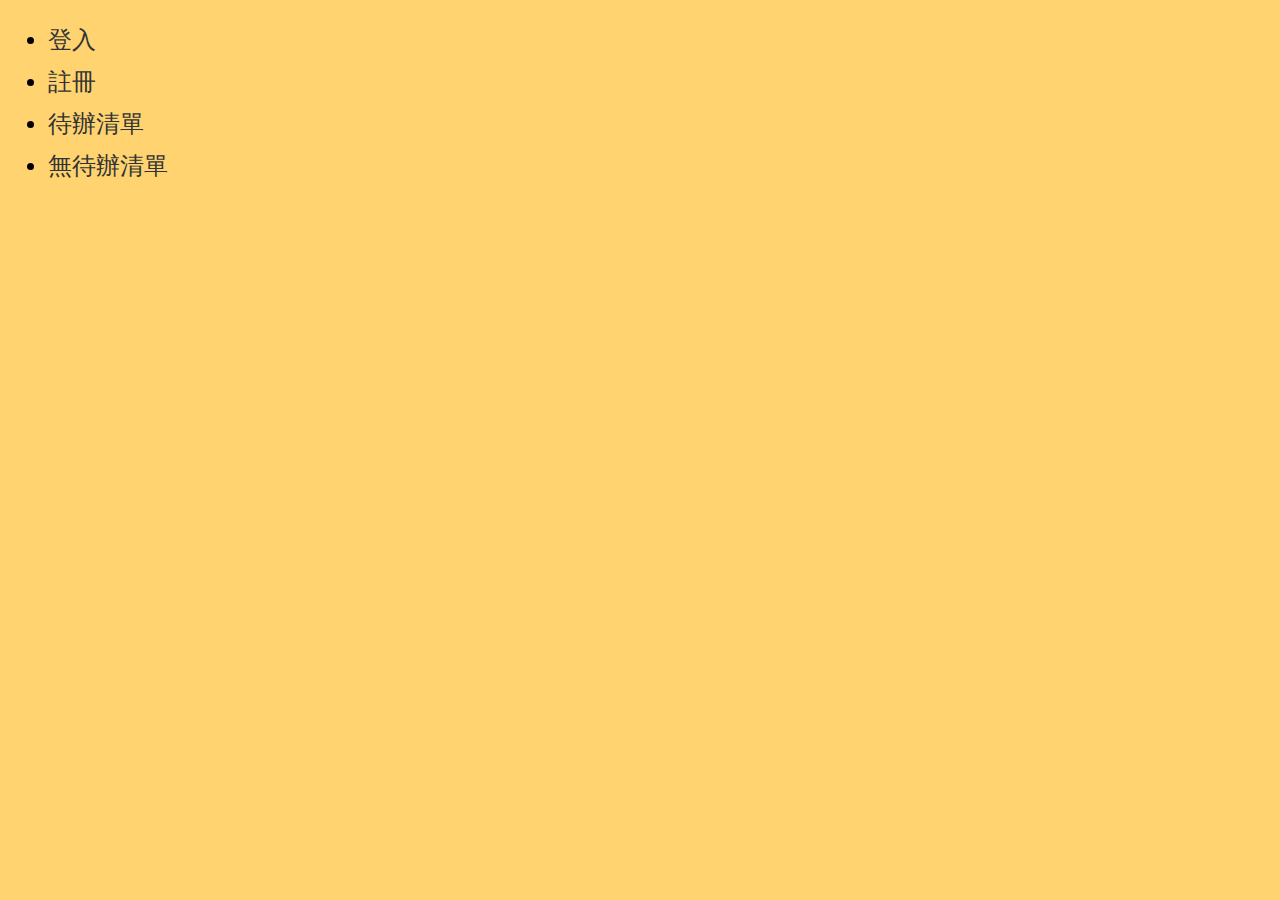
<file: index.html>
<!DOCTYPE html>
<html lang="en">
<head>
    <meta charset="UTF-8">
    <meta http-equiv="X-UA-Compatible" content="IE=edge">
    <meta name="viewport" content="width=device-width, initial-scale=1.0">
    <title>TodoList index</title>

    <style>
        body {background-color: #FFD370;font-size: 24px;}
        li+li{margin-top: 10px;}
        a {color: #333;text-decoration: none;transition: ease .2s;}
        a:hover{color:#586471;text-decoration: underline;}
    </style>

</head>
<body>

    <ul>
        <li><a href="login.html" target="_blank">登入</a></li>
        <li><a href="register.html" target="_blank">註冊</a></li>
        <li><a href="inner_page.html" target="_blank">待辦清單</a></li>
        <li><a href="inner_page2.html" target="_blank">無待辦清單</a></li>
    </ul>
    
</body>
</html>
</file>
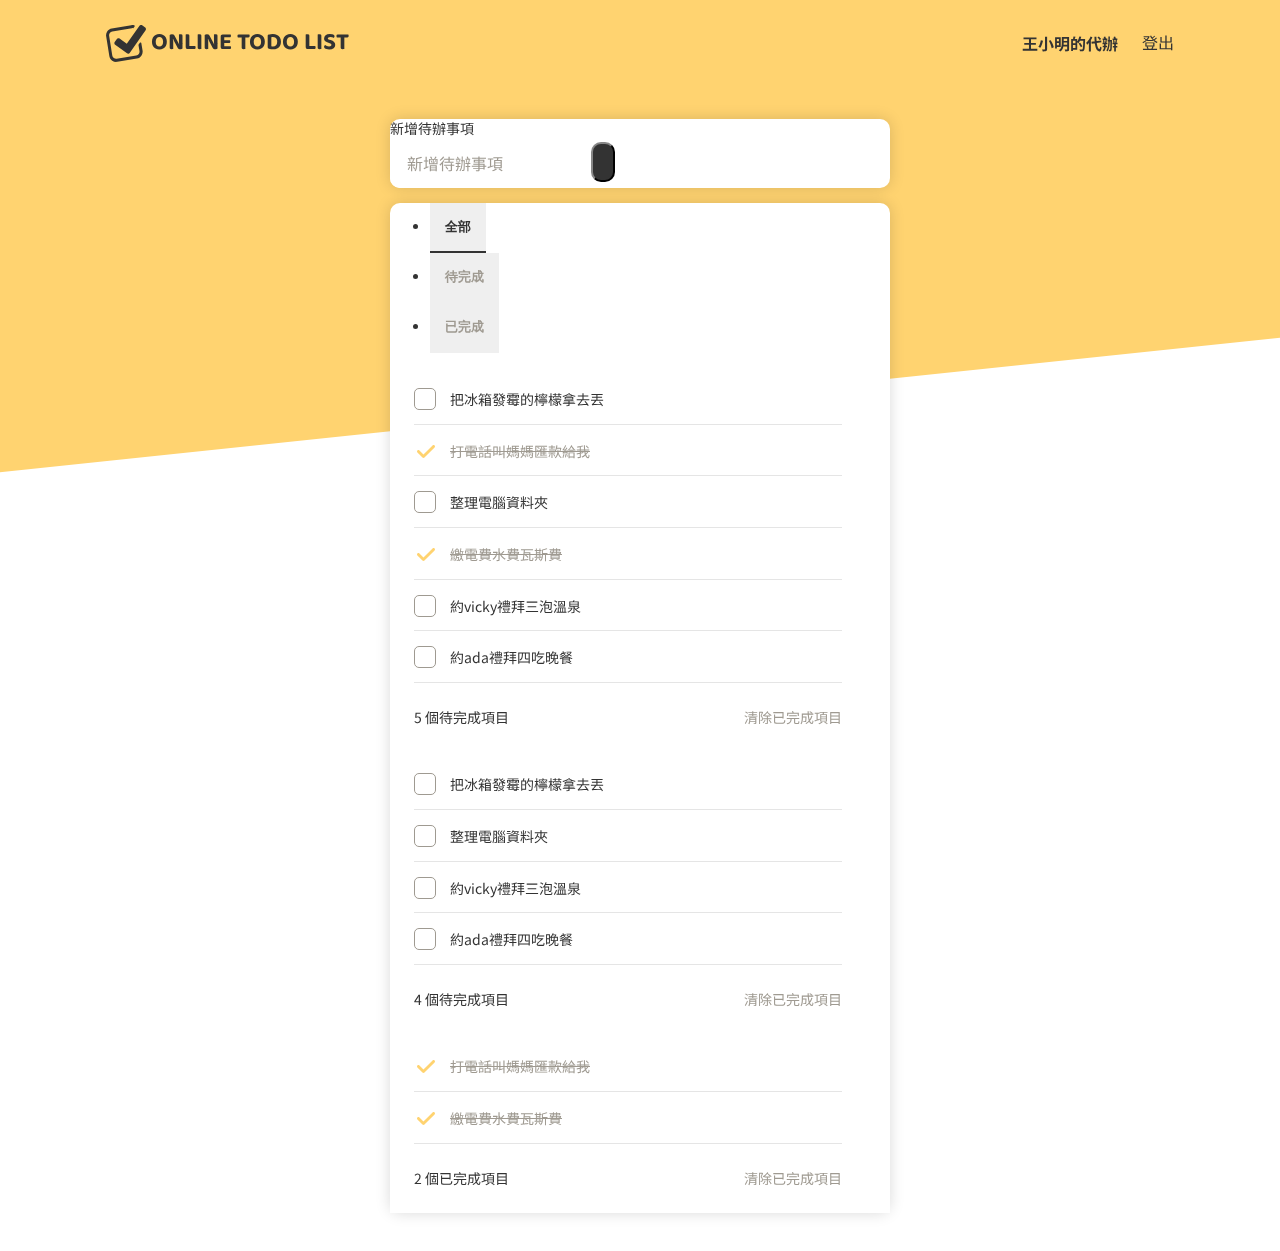
<file: inner_page.html>
<!DOCTYPE html>
<html lang="en">
<head>
    <meta charset="UTF-8">
    <meta http-equiv="X-UA-Compatible" content="IE=edge">
    <meta name="viewport" content="width=device-width, initial-scale=1.0">
    <title>TodoList 內頁</title>

    <link rel="stylesheet" href="https://cdnjs.cloudflare.com/ajax/libs/bootstrap/5.1.1/css/bootstrap.min.css"
        integrity="sha512-6KY5s6UI5J7SVYuZB4S/CZMyPylqyyNZco376NM2Z8Sb8OxEdp02e1jkKk/wZxIEmjQ6DRCEBhni+gpr9c4tvA=="
        crossorigin="anonymous" referrerpolicy="no-referrer" />
    <link rel="preconnect" href="https://fonts.googleapis.com">
    <link rel="preconnect" href="https://fonts.gstatic.com" crossorigin>
    <link href="https://fonts.googleapis.com/css2?family=Noto+Sans+TC:wght@100;300;400;500;700;900&display=swap"
        rel="stylesheet">
    <link href="https://fonts.googleapis.com/css2?family=Baloo+Thambi+2:wght@400;500;600;700;800&display=swap"
        rel="stylesheet">
    <link rel="stylesheet" href="css/main.min.css">
</head>
<body class="inner-page">
    <div id="container">
        <header>
            <div class="wrap">
                <div class="header-logo">
                    <a href="#"><img src="images/logo.svg" alt="TodoList logo"> ONLINE TODO LIST</a>
                </div>
                <div class="header-account">
                    <div class="header-account--name">
                        王小明的代辦
                    </div>
                    <div class="header-account--logout">
                        <a href="#">登出</a>
                    </div>
                </div>
            </div>
        </header>
        <div class="middle-content">
            <div class="wrap">
                <div class="page-content">
                    <div class="add-list">
                        <label class="visually-hidden" for="autoSizingInputGroup">新增待辦事項</label>
                        <div class="input-group">
                            <input type="text" class="form-control" id="autoSizingInputGroup" placeholder="新增待辦事項">
                            <button type="submit" class="btn btn-primary"> </button>
                        </div>
                    </div>
        
                    <div class="list-content">
                        <div class="list-bookmark">
                            <ul class="nav nav-tabs nav-justified" id="myTab" role="tablist">
                                <li class="nav-item" role="presentation">
                                    <button class="nav-link active" id="all-tab" data-bs-toggle="tab" data-bs-target="#all"
                                        type="button" role="tab" aria-controls="all" aria-selected="true">全部</button>
                                </li>
                                <li class="nav-item" role="presentation">
                                    <button class="nav-link" id="pending-tab" data-bs-toggle="tab" data-bs-target="#pending"
                                        type="button" role="tab" aria-controls="pending" aria-selected="false">待完成</button>
                                </li>
                                <li class="nav-item" role="presentation">
                                    <button class="nav-link" id="done-tab" data-bs-toggle="tab" data-bs-target="#done"
                                        type="button" role="tab" aria-controls="done" aria-selected="false">已完成</button>
                                </li>
                            </ul>
                        </div>
                        <div class="list-items tab-content">
        
                            <div class="tab-pane fade show active" id="all" role="tabpanel" aria-labelledby="all-tab">
                                <div class="card card-body">
                                    <div class="check-list">
                                        <form>
                                            <div class="form-check">
                                                <input class="form-check-input" type="checkbox" id="gridCheck1">
                                                <label class="form-check-label" for="gridCheck1">
                                                    把冰箱發霉的檸檬拿去丟
                                                </label><button type="submit" class="btn btn-danger">X</button>
                                            </div>
                                            <div class="form-check">
                                                <input class="form-check-input" type="checkbox" id="gridCheck6"
                                                    checked="checked">
                                                <label class="form-check-label" for="gridCheck6">
                                                    打電話叫媽媽匯款給我
                                                </label><button type="submit" class="btn btn-danger">X</button>
                                            </div>
                                            <div class="form-check">
                                                <input class="form-check-input" type="checkbox" id="gridCheck2">
                                                <label class="form-check-label" for="gridCheck2">
                                                    整理電腦資料夾
                                                </label><button type="submit" class="btn btn-danger">X</button>
                                            </div>
                                            <div class="form-check">
                                                <input class="form-check-input" type="checkbox" id="gridCheck3"
                                                    checked="checked">
                                                <label class="form-check-label" for="gridCheck3">
                                                    繳電費水費瓦斯費
                                                </label><button type="submit" class="btn btn-danger">X</button>
                                            </div>
                                            <div class="form-check">
                                                <input class="form-check-input" type="checkbox" id="gridCheck4">
                                                <label class="form-check-label" for="gridCheck4">
                                                    約vicky禮拜三泡溫泉
                                                </label><button type="submit" class="btn btn-danger">X</button>
                                            </div>
                                            <div class="form-check">
                                                <input class="form-check-input" type="checkbox" id="gridCheck5">
                                                <label class="form-check-label" for="gridCheck5">
                                                    約ada禮拜四吃晚餐
                                                </label><button type="submit" class="btn btn-danger">X</button>
                                            </div>
                                        </form>
                                    </div>
                                </div>
                                <div class="card card-footer">
                                    <div class="list-state">
                                        <div class="quantity-state">5 個待完成項目</div>
                                        <div class="list-clear"><a href="#">清除已完成項目</a></div>
                                    </div>
                                </div>
                            </div>
                            <div class="tab-pane fade" id="pending" role="tabpanel" aria-labelledby="pending-tab">
                                <div class="card card-body">
                                    <div class="check-list">
                                        <form>
                                            <div class="form-check">
                                                <input class="form-check-input" type="checkbox" id="gridCheck7">
                                                <label class="form-check-label" for="gridCheck7">
                                                    把冰箱發霉的檸檬拿去丟
                                                </label><button type="submit" class="btn btn-danger">X</button>
                                                <button type="submit" class="btn btn-danger">X</button>
                                            </div>
                                            <div class="form-check">
                                                <input class="form-check-input" type="checkbox" id="gridCheck8">
                                                <label class="form-check-label" for="gridCheck8">
                                                    整理電腦資料夾
                                                </label><button type="submit" class="btn btn-danger">X</button>
                                            </div>
                                            <div class="form-check">
                                                <input class="form-check-input" type="checkbox" id="gridCheck9">
                                                <label class="form-check-label" for="gridCheck9">
                                                    約vicky禮拜三泡溫泉
                                                </label><button type="submit" class="btn btn-danger">X</button>
                                            </div>
                                            <div class="form-check">
                                                <input class="form-check-input" type="checkbox" id="gridCheck10">
                                                <label class="form-check-label" for="gridCheck10">
                                                    約ada禮拜四吃晚餐
                                                </label><button type="submit" class="btn btn-danger">X</button>
                                            </div>
                                        </form>
                                    </div>
                                </div>
                                <div class="card card-footer">
                                    <div class="list-state">
                                        <div class="quantity-state">4 個待完成項目</div>
                                        <div class="list-clear d-none"><a href="#">清除已完成項目</a></div>
                                    </div>
                                </div>
                            </div>
                            <div class="tab-pane fade" id="done" role="tabpanel" aria-labelledby="done-tab">
                                <div class="card card-body">
                                    <div class="check-list">
                                        <form>
                                            <div class="form-check">
                                                <input class="form-check-input" type="checkbox" id="gridCheck11"
                                                    checked="checked">
                                                <label class="form-check-label" for="gridCheck11">
                                                    打電話叫媽媽匯款給我
                                                </label><button type="submit" class="btn btn-danger">X</button>
                                            </div>
                                            <div class="form-check">
                                                <input class="form-check-input" type="checkbox" id="gridCheck12"
                                                    checked="checked">
                                                <label class="form-check-label" for="gridCheck12">
                                                    繳電費水費瓦斯費
                                                </label><button type="submit" class="btn btn-danger">X</button>
                                            </div>
                                        </form>
                                    </div>
                                </div>
                                <div class="card card-footer">
                                    <div class="list-state">
                                        <div class="quantity-state">2 個已完成項目</div>
                                        <div class="list-clear"><a href="#">清除已完成項目</a></div>
                                    </div>
                                </div>
                            </div>
                        </div>
                    </div>
                </div>
            </div>
        </div>
    </div>

    
    <script src="https://cdnjs.cloudflare.com/ajax/libs/bootstrap/5.1.1/js/bootstrap.min.js"
        integrity="sha512-ewfXo9Gq53e1q1+WDTjaHAGZ8UvCWq0eXONhwDuIoaH8xz2r96uoAYaQCm1oQhnBfRXrvJztNXFsTloJfgbL5Q=="
        crossorigin="anonymous" referrerpolicy="no-referrer"></script>

</body>
</html>
</file>
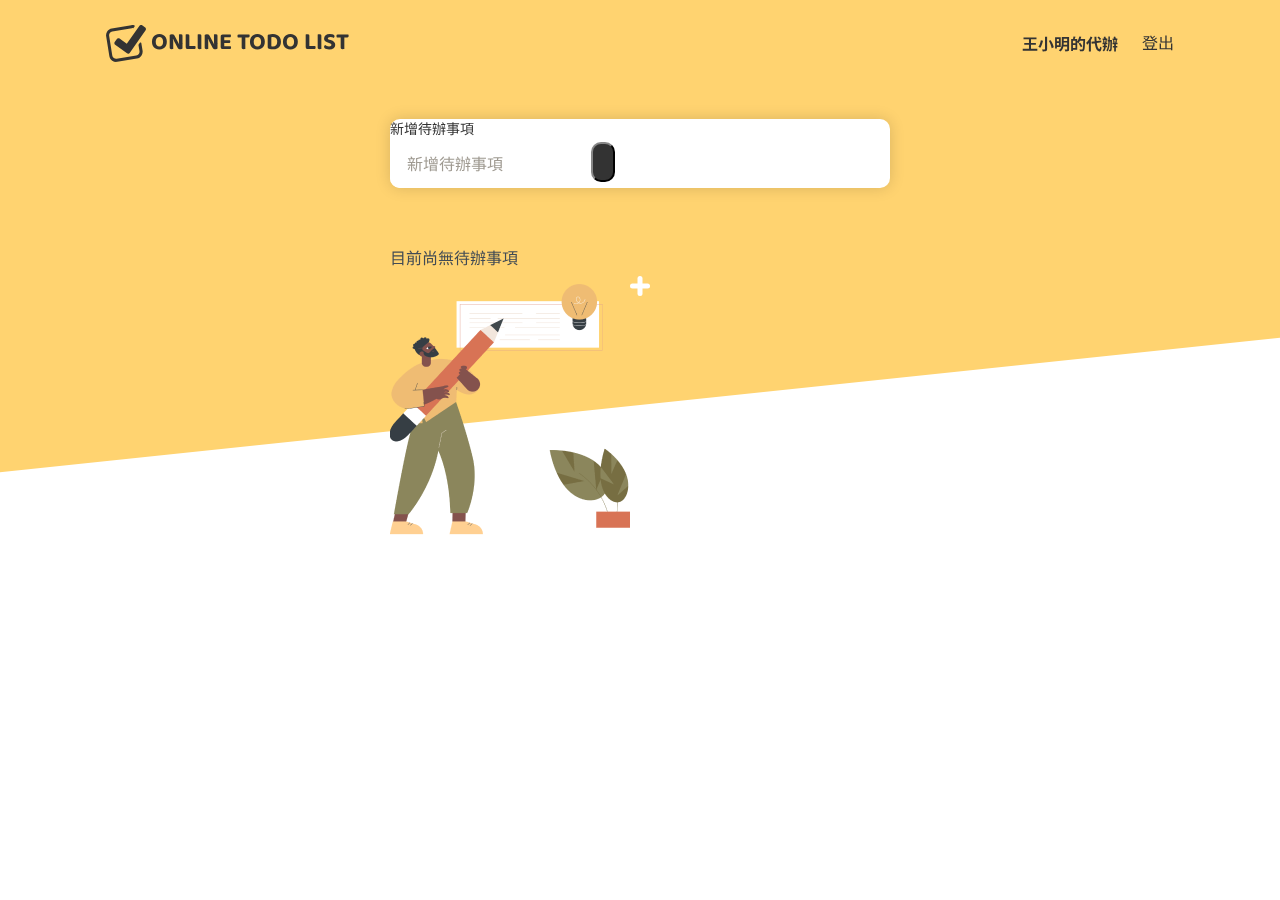
<file: inner_page2.html>
<!DOCTYPE html>
<html lang="en">
<head>
    <meta charset="UTF-8">
    <meta http-equiv="X-UA-Compatible" content="IE=edge">
    <meta name="viewport" content="width=device-width, initial-scale=1.0">
    <title>TodoList 內頁</title>

    <link rel="stylesheet" href="https://cdnjs.cloudflare.com/ajax/libs/bootstrap/5.1.1/css/bootstrap.min.css"
        integrity="sha512-6KY5s6UI5J7SVYuZB4S/CZMyPylqyyNZco376NM2Z8Sb8OxEdp02e1jkKk/wZxIEmjQ6DRCEBhni+gpr9c4tvA=="
        crossorigin="anonymous" referrerpolicy="no-referrer" />
    <link rel="preconnect" href="https://fonts.googleapis.com">
    <link rel="preconnect" href="https://fonts.gstatic.com" crossorigin>
    <link href="https://fonts.googleapis.com/css2?family=Noto+Sans+TC:wght@100;300;400;500;700;900&display=swap"
        rel="stylesheet">
    <link href="https://fonts.googleapis.com/css2?family=Baloo+Thambi+2:wght@400;500;600;700;800&display=swap"
        rel="stylesheet">
    <link rel="stylesheet" href="css/main.min.css">
</head>
<body class="inner-page">
    <div id="container">
        <header>
            <div class="wrap">
                <div class="header-logo">
                    <a href="#"><img src="images/logo.svg" alt="TodoList logo"> ONLINE TODO LIST</a>
                </div>
                <div class="header-account">
                    <div class="header-account--name">
                        王小明的代辦
                    </div>
                    <div class="header-account--logout">
                        <a href="#">登出</a>
                    </div>
                </div>
            </div>
        </header>
        <div class="middle-content">
            <div class="wrap">
                <div class="page-content">
                    <div class="add-list">
                        <label class="visually-hidden" for="autoSizingInputGroup">新增待辦事項</label>
                        <div class="input-group">
                            <input type="text" class="form-control" id="autoSizingInputGroup" placeholder="新增待辦事項">
                            <button type="submit" class="btn btn-primary"> </button>
                        </div>
                    </div>
        
                    <div class="list-content no-data">
                        <h3 class="text-center">目前尚無待辦事項</h3>
                        <div class="text-center">
                            <img src="images/no-list.png">
                        </div>
                    </div>
                </div>
            </div>
        </div>
    </div>

    
    <script src="https://cdnjs.cloudflare.com/ajax/libs/bootstrap/5.1.1/js/bootstrap.min.js"
        integrity="sha512-ewfXo9Gq53e1q1+WDTjaHAGZ8UvCWq0eXONhwDuIoaH8xz2r96uoAYaQCm1oQhnBfRXrvJztNXFsTloJfgbL5Q=="
        crossorigin="anonymous" referrerpolicy="no-referrer"></script>

</body>
</html>
</file>
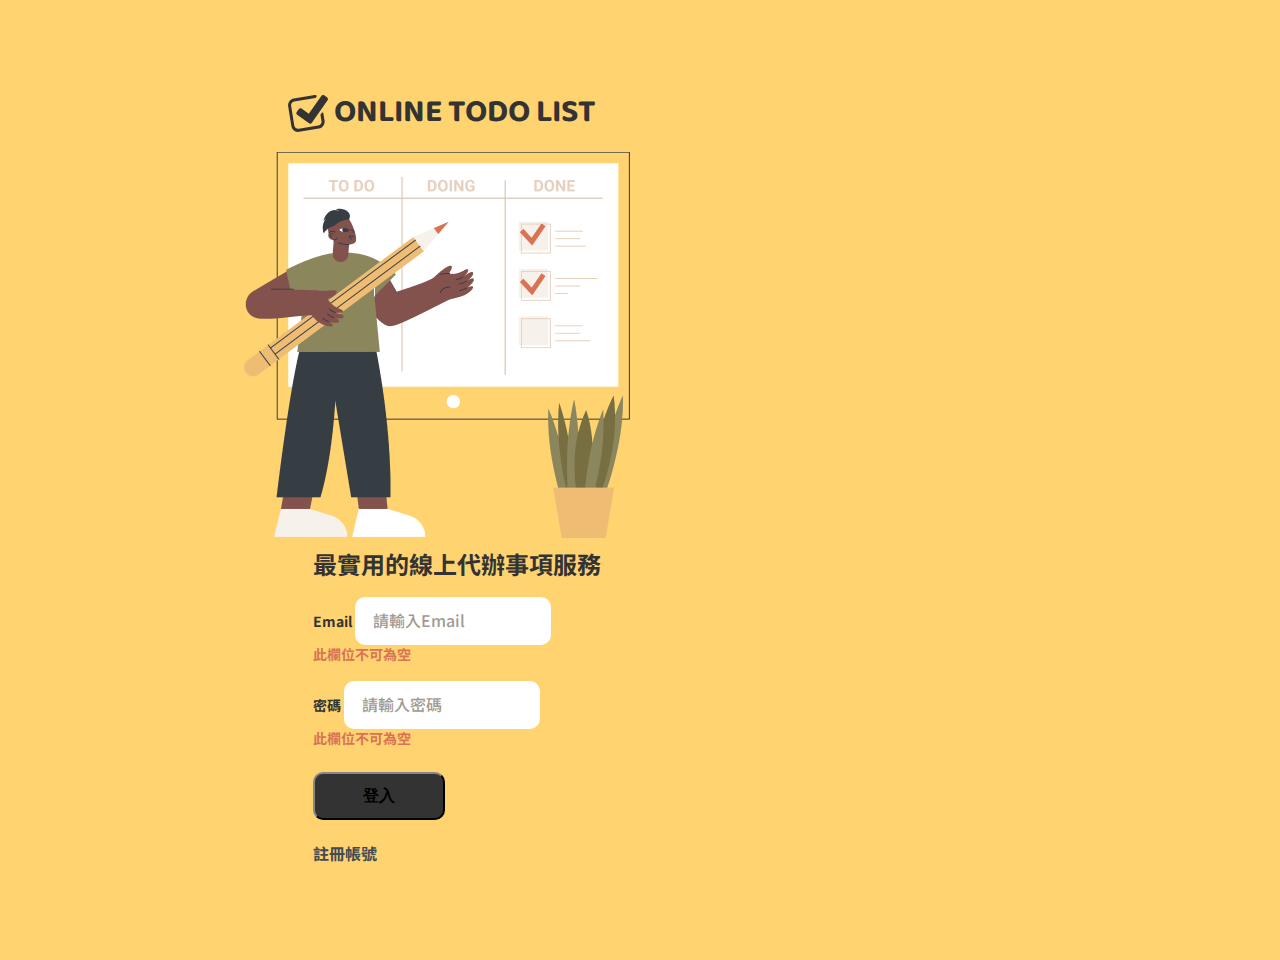
<file: login.html>
<!DOCTYPE html>
<html lang="en">
<head>
    <meta charset="UTF-8">
    <meta http-equiv="X-UA-Compatible" content="IE=edge">
    <meta name="viewport" content="width=device-width, initial-scale=1.0">
    <title>TodoList 登入</title>

    <link rel="stylesheet" href="https://cdnjs.cloudflare.com/ajax/libs/bootstrap/5.1.1/css/bootstrap.min.css"
        integrity="sha512-6KY5s6UI5J7SVYuZB4S/CZMyPylqyyNZco376NM2Z8Sb8OxEdp02e1jkKk/wZxIEmjQ6DRCEBhni+gpr9c4tvA=="
        crossorigin="anonymous" referrerpolicy="no-referrer" />
    <link rel="preconnect" href="https://fonts.googleapis.com">
    <link rel="preconnect" href="https://fonts.gstatic.com" crossorigin>
    <link href="https://fonts.googleapis.com/css2?family=Noto+Sans+TC:wght@100;300;400;500;700;900&display=swap"
        rel="stylesheet">
    <link href="https://fonts.googleapis.com/css2?family=Baloo+Thambi+2:wght@400;500;600;700;800&display=swap"
        rel="stylesheet">
    <link rel="stylesheet" href="css/main.min.css">
</head>
<body class="login-page">
    <div id="container">
        <header>
            <div class="wrap">
                <div class="header-logo">
                    <a href="#"><img src="images/logo.svg" alt="TodoList logo"> ONLINE TODO LIST</a>
                </div>
                <div class="header-account">
                    <div class="header-account--name">
                        王小明的代辦
                    </div>
                    <div class="header-account--logout">
                        <a href="#">登出</a>
                    </div>
                </div>
            </div>
        </header>
        <div class="middle-content">
            <div class="wrap">
                <div class="login-content">
                    <div class="login-content--info">
                        <div class="login-content--logo">
                            <a href="#"><img src="images/logo.svg" alt="TodoList logo"> ONLINE TODO LIST</a>
                        </div>
                        <div class="login-content--img">
                            <img src="images/login.png" alt="login pic">
                        </div>
                    </div>
                    <div class="login-form">
                        <div class="page-header">
                            <h1>最實用的線上代辦事項服務</h1>
                        </div>
                        <form class="needs-validation" novalidate>
                            <div class="form-wrap">
                                <label for="InputEmail1" class="form-label">Email</label>
                                <input type="email" class="form-control" id="InputEmail1" placeholder="請輸入Email" required>
                                <div class="invalid-feedback">此欄位不可為空</div>
                            </div>
                            <div class="form-wrap">
                                <label for="InputPassword1" class="form-label">密碼</label>
                                <input type="password" class="form-control" id="InputPassword1" placeholder="請輸入密碼" required>
                                <div class="invalid-feedback">此欄位不可為空</div>
                            </div>
                            <div class="btn-wrap text-center">
                                <button type="submit" class="btn btn-primary">登入</button>
                            </div>
                            <div class="more-account-wrap text-center"><a href="#">註冊帳號</a></div>
                        </form>
                    </div>
                </div>
            </div>
        </div>
    </div>

    
    <script src="https://cdnjs.cloudflare.com/ajax/libs/bootstrap/5.1.1/js/bootstrap.min.js"
        integrity="sha512-ewfXo9Gq53e1q1+WDTjaHAGZ8UvCWq0eXONhwDuIoaH8xz2r96uoAYaQCm1oQhnBfRXrvJztNXFsTloJfgbL5Q=="
        crossorigin="anonymous" referrerpolicy="no-referrer"></script>

    <script>
        // Example starter JavaScript for disabling form submissions if there are invalid fields
        (function () {
        'use strict'

        // Fetch all the forms we want to apply custom Bootstrap validation styles to
        var forms = document.querySelectorAll('.needs-validation')

        // Loop over them and prevent submission
        Array.prototype.slice.call(forms)
            .forEach(function (form) {
            form.addEventListener('submit', function (event) {
                if (!form.checkValidity()) {
                event.preventDefault()
                event.stopPropagation()
                }

                form.classList.add('was-validated')
            }, false)
            })
        })()
    </script>
</body>
</html>
</file>
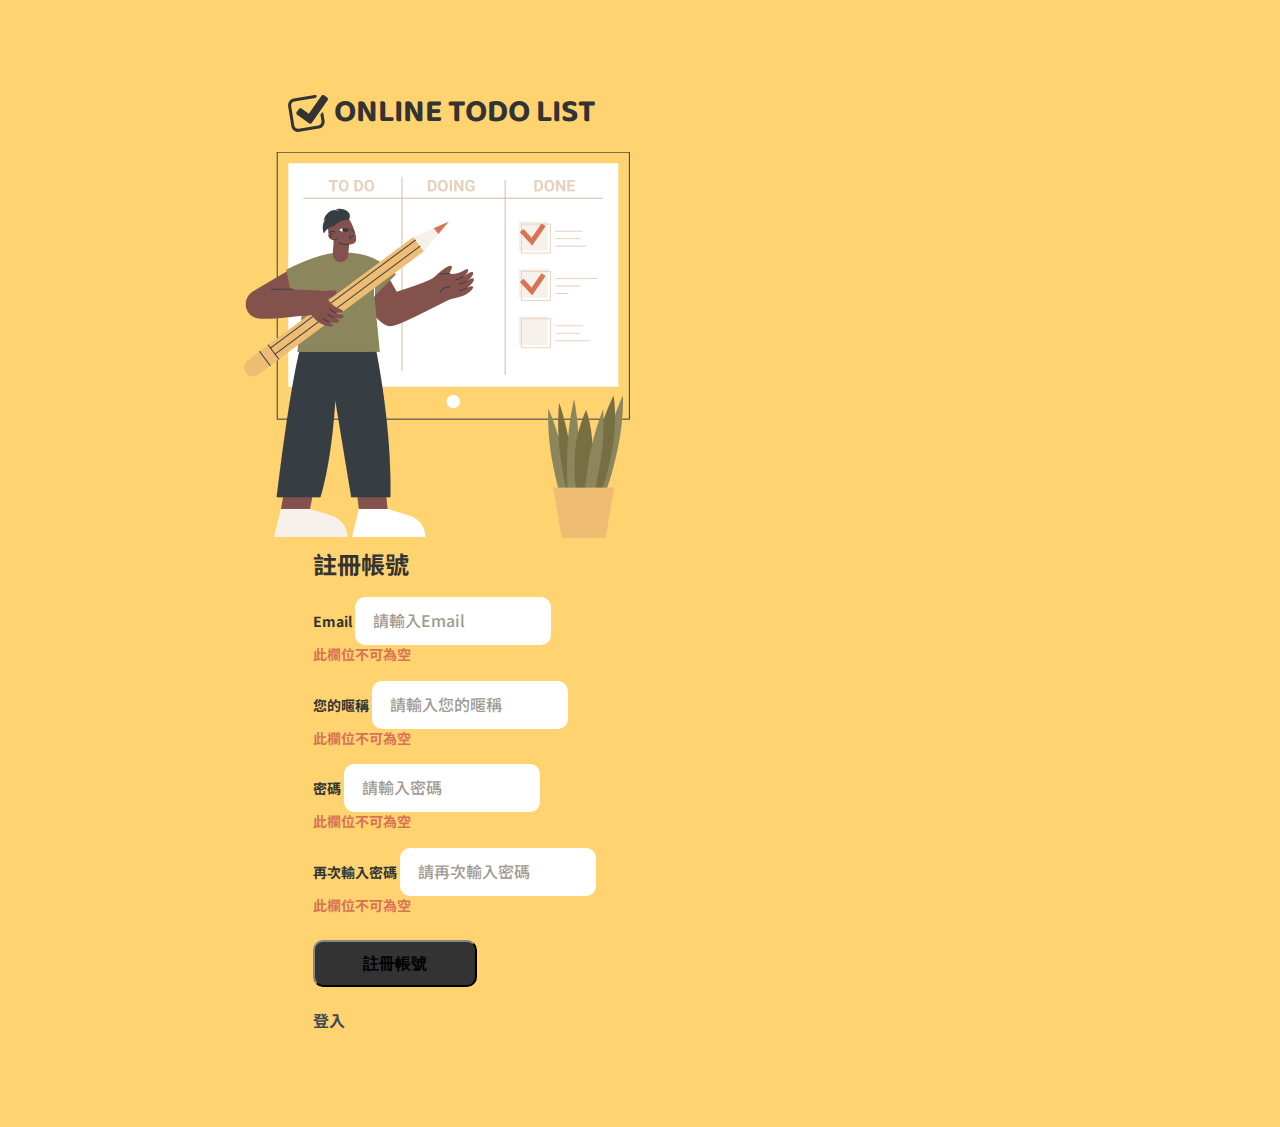
<file: register.html>
<!DOCTYPE html>
<html lang="en">
<head>
    <meta charset="UTF-8">
    <meta http-equiv="X-UA-Compatible" content="IE=edge">
    <meta name="viewport" content="width=device-width, initial-scale=1.0">
    <title>TodoList 註冊帳號</title>

    <link rel="stylesheet" href="https://cdnjs.cloudflare.com/ajax/libs/bootstrap/5.1.1/css/bootstrap.min.css"
        integrity="sha512-6KY5s6UI5J7SVYuZB4S/CZMyPylqyyNZco376NM2Z8Sb8OxEdp02e1jkKk/wZxIEmjQ6DRCEBhni+gpr9c4tvA=="
        crossorigin="anonymous" referrerpolicy="no-referrer" />
    <link rel="preconnect" href="https://fonts.googleapis.com">
    <link rel="preconnect" href="https://fonts.gstatic.com" crossorigin>
    <link href="https://fonts.googleapis.com/css2?family=Noto+Sans+TC:wght@100;300;400;500;700;900&display=swap"
        rel="stylesheet">
    <link href="https://fonts.googleapis.com/css2?family=Baloo+Thambi+2:wght@400;500;600;700;800&display=swap"
        rel="stylesheet">
    <link rel="stylesheet" href="css/main.min.css">
</head>
<body class="register-page">
    <div id="container">
        <header>
            <div class="wrap">
                <div class="header-logo">
                    <a href="#"><img src="images/logo.svg" alt="TodoList logo"> ONLINE TODO LIST</a>
                </div>
                <div class="header-account">
                    <div class="header-account--name">
                        王小明的代辦
                    </div>
                    <div class="header-account--logout">
                        <a href="#">登出</a>
                    </div>
                </div>
            </div>
        </header>
        <div class="middle-content">
            <div class="wrap">
                <div class="login-content">
                    <div class="login-content--info">
                        <div class="login-content--logo">
                            <a href="#"><img src="images/logo.svg" alt="TodoList logo"> ONLINE TODO LIST</a>
                        </div>
                        <div class="login-content--img">
                            <img src="images/login.png" alt="login pic">
                        </div>
                    </div>
                    <div class="login-form">
                        <div class="page-header">
                            <h1>註冊帳號</h1>
                        </div>
                        <form class="needs-validation" novalidate>
                            <div class="form-wrap">
                                <label for="InputEmail1" class="form-label">Email</label>
                                <input type="email" class="form-control" id="InputEmail1" placeholder="請輸入Email" required>
                                <div class="invalid-feedback">此欄位不可為空</div>
                            </div>
                            <div class="form-wrap">
                                <label for="Inputnickname" class="form-label">您的暱稱</label>
                                <input type="text" class="form-control" id="Inputnickname" placeholder="請輸入您的暱稱" required>
                                <div class="invalid-feedback">此欄位不可為空</div>
                            </div>
                            <div class="form-wrap">
                                <label for="InputPassword1" class="form-label">密碼</label>
                                <input type="password" class="form-control" id="InputPassword1" placeholder="請輸入密碼" required>
                                <div class="invalid-feedback">此欄位不可為空</div>
                            </div>
                            <div class="form-wrap">
                                <label for="InputPassword1" class="form-label">再次輸入密碼</label>
                                <input type="password" class="form-control" id="InputPassword1" placeholder="請再次輸入密碼" required>
                                <div class="invalid-feedback">此欄位不可為空</div>
                            </div>
                            <div class="btn-wrap text-center">
                                <button type="submit" class="btn btn-primary">註冊帳號</button>
                            </div>
                            <div class="more-account-wrap text-center"><a href="#">登入</a></div>
                        </form>
                    </div>
                </div>
            </div>
        </div>
    </div>

    
    <script src="https://cdnjs.cloudflare.com/ajax/libs/bootstrap/5.1.1/js/bootstrap.min.js"
        integrity="sha512-ewfXo9Gq53e1q1+WDTjaHAGZ8UvCWq0eXONhwDuIoaH8xz2r96uoAYaQCm1oQhnBfRXrvJztNXFsTloJfgbL5Q=="
        crossorigin="anonymous" referrerpolicy="no-referrer"></script>

    <script>
        // Example starter JavaScript for disabling form submissions if there are invalid fields
        (function () {
        'use strict'

        // Fetch all the forms we want to apply custom Bootstrap validation styles to
        var forms = document.querySelectorAll('.needs-validation')

        // Loop over them and prevent submission
        Array.prototype.slice.call(forms)
            .forEach(function (form) {
            form.addEventListener('submit', function (event) {
                if (!form.checkValidity()) {
                event.preventDefault()
                event.stopPropagation()
                }

                form.classList.add('was-validated')
            }, false)
            })
        })()
    </script>
</body>
</html>
</file>
<file: css/main.min.css>
.wrap::after{content:"";visibility:hidden;display:block;font-size:0;content:" ";clear:both;height:0}html{-ms-overflow-style:scrollbar}body{color:#333;font-family:"Noto Sans TC",sans-serif,"微軟正黑體",\5FAE\8EDF\6B63\9ED1\9AD4,"Microsoft JhengHei","微软雅黑","メイリオ","맑은 고딕",sans-serif;font-size:14px;line-height:1.4em;background-color:#FFD370}body a{text-decoration:none;color:#424b54;-webkit-transition:ease .2s;transition:ease .2s}body a:hover,body a:focus{color:#000;text-decoration:none !important;outline:none !important}body a:hover:focus{text-decoration:none !important;outline:none !important}body :focus{outline:none !important}img{border:0;padding:0;margin:0;vertical-align:middle;max-width:100%;width:auto\9}h1,h2,h3,h4,h5{font-family:"Noto Sans TC",sans-serif,"微軟正黑體",\5FAE\8EDF\6B63\9ED1\9AD4,"Microsoft JhengHei","微软雅黑","メイリオ","맑은 고딕",sans-serif}h2{word-break:break-all;color:#424B54}h3,h4{color:#424B54}.wrap{width:1068px;max-width:100%;padding:0 15px;margin-right:auto;margin-left:auto}@media (max-width: 1068px){.wrap{padding:0 20px}}.full_btn{position:absolute;top:0;left:0;right:0;bottom:0}.page-header{border:0}.page-header h1{font-size:24px;font-weight:bold;margin-bottom:24px}@media (max-width: 991px){.page-header h1{font-size:22px}}@media (max-width: 767px){.page-header h1{font-size:20px}}.form-control{font-family:"Noto Sans TC",sans-serif,"微軟正黑體",\5FAE\8EDF\6B63\9ED1\9AD4,"Microsoft JhengHei","微软雅黑","メイリオ","맑은 고딕",sans-serif;font-size:14px;color:#333}.form-control:focus{border-color:#ccc;outline:0;-webkit-box-shadow:none;box-shadow:none}.btn{font-size:16px;line-height:1.224em;border-radius:10px;padding:12px 48px;min-width:128px;font-weight:bold}@media (max-width: 991px){.btn{font-size:14px;min-width:115px}}.btn:focus,.btn:active:focus,.btn.active:focus,.btn.focus,.btn:active.focus,.btn.active.focus{outline:none}.btn-default{border-color:#fff;color:#fff;background:transparent}.btn-default:hover,.btn-default.focus,.btn-default:focus,.btn-default:active,.btn-default.active,.btn-default:active:focus,.btn-default:active:hover,.open>.dropdown-toggle.btn-default{background-color:#424B54;border-color:#424B54;color:#fff}.btn-default.disabled,.btn-default[disabled],fieldset[disabled] .btn-default,.btn-default.disabled:hover,.btn-default[disabled]:hover,fieldset[disabled] .btn-default:hover,.btn-default.disabled.hover,.btn-default[disabled].hover,fieldset[disabled] .btn-default.hover,.btn-default.disabled:focus,.btn-default[disabled]:focus,fieldset[disabled] .btn-default:focus,.btn-default.disabled:active,.btn-default[disabled]:active,fieldset[disabled] .btn-default:active,.btn-default.disabled.active,.btn-default[disabled].active,fieldset[disabled] .btn-default.active{border-color:#ccc;background:transparent;color:#ccc}.btn-primary{background-color:#333;border-color:#333}.btn-primary:hover,.btn-primary.focus,.btn-primary:focus,.btn-primary:active,.btn-primary.active,.btn-primary:active:focus,.btn-primary:active:hover,.open>.dropdown-toggle.btn-primary{background-color:#586471;border-color:#586471}.btn-primary.disabled,.btn-primary[disabled],fieldset[disabled] .btn-primary,.btn-primary.disabled:hover,.btn-primary[disabled]:hover,fieldset[disabled] .btn-primary:hover,.btn-primary.disabled.hover,.btn-primary[disabled].hover,fieldset[disabled] .btn-primary.hover,.btn-primary.disabled:focus,.btn-primary[disabled]:focus,fieldset[disabled] .btn-primary:focus,.btn-primary.disabled:active,.btn-primary[disabled]:active,fieldset[disabled] .btn-primary:active,.btn-primary.disabled.active,.btn-primary[disabled].active,fieldset[disabled] .btn-primary.active{background-color:#929aa3;border-color:#929aa3}.btn-success{background-color:#8b97a4;border-color:#8b97a4}.btn-success:hover,.btn-success.focus,.btn-success:focus,.btn-success:active,.btn-success.active,.btn-success:active:focus,.btn-success:active:hover,.open>.dropdown-toggle.btn-success{background-color:#a8b1ba;border-color:#a8b1ba}.btn-success.disabled,.btn-success[disabled],fieldset[disabled] .btn-success,.btn-success.disabled:hover,.btn-success[disabled]:hover,fieldset[disabled] .btn-success:hover,.btn-success.disabled.hover,.btn-success[disabled].hover,fieldset[disabled] .btn-success.hover,.btn-success.disabled:focus,.btn-success[disabled]:focus,fieldset[disabled] .btn-success:focus,.btn-success.disabled:active,.btn-success[disabled]:active,fieldset[disabled] .btn-success:active,.btn-success.disabled.active,.btn-success[disabled].active,fieldset[disabled] .btn-success.active{background-color:#c6ccd2;border-color:#c6ccd2}.btn-info{background-color:#6f7e8d;border-color:#6f7e8d}.btn-info:hover,.btn-info.focus,.btn-info:focus,.btn-info:active,.btn-info.active,.btn-info:active:focus,.btn-info:active:hover,.open>.dropdown-toggle.btn-info{background-color:#8b97a4;border-color:#8b97a4}.btn-info.disabled,.btn-info[disabled],fieldset[disabled] .btn-info,.btn-info.disabled:hover,.btn-info[disabled]:hover,fieldset[disabled] .btn-info:hover,.btn-info.disabled.hover,.btn-info[disabled].hover,fieldset[disabled] .btn-info.hover,.btn-info.disabled:focus,.btn-info[disabled]:focus,fieldset[disabled] .btn-info:focus,.btn-info.disabled:active,.btn-info[disabled]:active,fieldset[disabled] .btn-info:active,.btn-info.disabled.active,.btn-info[disabled].active,fieldset[disabled] .btn-info.active{background-color:#b3bbc4;border-color:#b3bbc4}.btn-warning{background-color:#de9c00;border-color:#de9c00}.btn-warning:hover,.btn-warning.focus,.btn-warning:focus,.btn-warning:active,.btn-warning.active,.btn-warning:active:focus,.btn-warning:active:hover,.open>.dropdown-toggle.btn-warning{background-color:#ffc845;border-color:#ffc845}.btn-warning.disabled,.btn-warning[disabled],fieldset[disabled] .btn-warning,.btn-warning.disabled:hover,.btn-warning[disabled]:hover,fieldset[disabled] .btn-warning:hover,.btn-warning.disabled:focus,.btn-warning[disabled]:focus,fieldset[disabled] .btn-warning:focus,.btn-warning.disabled.focus,.btn-warning[disabled].focus,fieldset[disabled] .btn-warning.focus,.btn-warning.disabled:active,.btn-warning[disabled]:active,fieldset[disabled] .btn-warning:active,.btn-warning.disabled.active,.btn-warning[disabled].active,fieldset[disabled] .btn-warning.active{background-color:#ffdb86;border-color:#ffdb86}.btn-danger{background-color:#f4442e;border-color:#f4442e}.btn-danger:hover,.btn-danger:focus,.btn-danger.focus,.btn-danger:active,.btn-danger.active,.btn-danger:active:focus,.btn-danger:active:hover,.open>.dropdown-toggle.btn-danger{background-color:#de5544;border-color:#de5544}.btn-danger.disabled,.btn-danger[disabled],fieldset[disabled] .btn-danger,.btn-danger.disabled:hover,.btn-danger[disabled]:hover,fieldset[disabled] .btn-danger:hover,.btn-danger.disabled:focus,.btn-danger[disabled]:focus,fieldset[disabled] .btn-danger:focus,.btn-danger.disabled.focus,.btn-danger[disabled].focus,fieldset[disabled] .btn-danger.focus,.btn-danger.disabled:active,.btn-danger[disabled]:active,fieldset[disabled] .btn-danger:active,.btn-danger.disabled.active,.btn-danger[disabled].active,fieldset[disabled] .btn-danger.active{background-color:#ea9085;border-color:#ea9085}.btn-link{color:#424b54}.btn-link:hover,.btn-link:focus{color:#de9c00}.btn-link[disabled]:hover,fieldset[disabled] .btn-link:hover,.btn-link[disabled]:focus,fieldset[disabled] .btn-link:focus{color:#6f7e8d}.input-group-btn .btn-default{border-color:#ccc}.alert-success{color:#424b54;background-color:#e1e4e7;border-color:#b6bdc6}.alert-info{color:#2c3237;background-color:#e1e4e7;border-color:#c4cbd1}.alert-warning{color:#453000;background-color:#ffc845;border-color:#ffc02c}.alert-danger{color:#821507;background-color:#f99b8f;border-color:#f88577}.panel-default{border-color:#ccc}.panel-default>.panel-heading{background:#ccc;border-color:#ccc;color:#15181b}.panel-primary{border-color:#929aa3}.panel-primary>.panel-heading{background-color:#929aa3;border-color:#929aa3}.panel-success{border-color:#c6ccd2}.panel-success.panel-success>.panel-heading{color:#6f7e8d;background-color:#c6ccd2;border-color:#c6ccd2}.panel-info{border-color:#b3bbc4}.panel-info.panel-info>.panel-heading{color:#586471;background-color:#b3bbc4;border-color:#b3bbc4}.panel-warning{border-color:#ffdb86}.panel-warning.panel-warning>.panel-heading{color:#de9c00;background-color:#ffdb86;border-color:#ffdb86}.panel-danger{border-color:#ea9085}.panel-danger .panel-danger>.panel-heading{color:#b31c09;background-color:#ea9085;border-color:#ea9085}.pagination>li>a,.pagination>li>span{color:#424b54;border-color:#b3b3b3}.pagination>li>a:hover,.pagination>li>a:focus,.pagination>li>span:hover,.pagination>li>span:focus{color:#fff;background-color:#000}.pagination>.active>a,.pagination>.active>a:hover,.pagination>.active>a:focus,.pagination>.active>span,.pagination>.active>span:hover,.pagination>.active>span:focus{color:#fff;background-color:#de9c00;border-color:#de9c00}.pagination>.disabled>span,.pagination>.disabled>span:hover,.pagination>.disabled>span:focus,.pagination>.disabled>a,.pagination>.disabled>a:hover,.pagination>.disabled>a:focus{color:#666}.invalid-feedback{color:#D87355;font-size:14px;font-weight:bold}@media (max-width: 991px){.invalid-feedback{font-size:12px}}.form-control.is-invalid,.was-validated .form-control:invalid{background-image:none}header{padding:17px 0}header .wrap{display:-webkit-box;display:-ms-flexbox;display:flex;-webkit-box-pack:justify;-ms-flex-pack:justify;justify-content:space-between}.header-logo a{color:#333;font-size:24px;font-weight:bold;font-family:"Baloo Thambi 2","微軟正黑體",\5FAE\8EDF\6B63\9ED1\9AD4,"Microsoft JhengHei","微软雅黑","メイリオ","맑은 고딕",sans-serif}@media (max-width: 375px){.header-logo a{font-size:22px}}.header-logo img{width:40px}.header-account{-webkit-box-flex:1;-ms-flex-positive:1;flex-grow:1;text-align:right;display:-webkit-box;display:-ms-flexbox;display:flex;-webkit-box-pack:end;-ms-flex-pack:end;justify-content:flex-end;-webkit-box-align:center;-ms-flex-align:center;align-items:center}.header-account--name{font-size:16px;font-weight:bold}@media (max-width: 767px){.header-account--name{display:none}}.header-account--logout{padding-left:24px}.header-account--logout a{color:#333;font-size:16px}.form-wrap+.form-wrap{margin-top:16px}.login-page header,.register-page header{display:none}.login-content{display:-webkit-box;display:-ms-flexbox;display:flex;-ms-flex-wrap:wrap;flex-wrap:wrap;-webkit-box-align:center;-ms-flex-align:center;align-items:center;width:792px;max-width:100%;padding:87px 0;margin:0 auto}.login-content>div{width:50%}@media (max-width: 767px){.login-content>div{width:100%}}.login-content--logo{text-align:center;margin-bottom:20px}.login-content--logo a{color:#333;font-size:32px;font-weight:bold;font-family:"Baloo Thambi 2","微軟正黑體",\5FAE\8EDF\6B63\9ED1\9AD4,"Microsoft JhengHei","微软雅黑","メイリオ","맑은 고딕",sans-serif}@media (max-width: 991px){.login-content--logo a{font-size:28px}}@media (max-width: 767px){.login-content--logo a{font-size:32px}}@media (max-width: 375px){.login-content--logo a{font-size:28px}}.login-content--logo img{width:40px}@media (max-width: 767px){.login-content--img{display:none}}.login-form{padding-left:5.36vw}@media (max-width: 767px){.login-form .page-header{text-align:center}}@media (max-width: 767px){.login-form form{margin-top:30px}}.login-form .form-wrap .form-label{font-weight:bold}.login-form .form-wrap .form-control{line-height:14,448em;padding:12px 16px;border-color:transparent;border-radius:10px}.login-form .form-wrap .form-control::-webkit-input-placeholder{color:#9F9A91;font-size:16px;font-weight:500}.login-form .form-wrap .form-control:-ms-input-placeholder{color:#9F9A91;font-size:16px;font-weight:500}.login-form .form-wrap .form-control::-ms-input-placeholder{color:#9F9A91;font-size:16px;font-weight:500}.login-form .form-wrap .form-control::placeholder{color:#9F9A91;font-size:16px;font-weight:500}@media (max-width: 991px){.login-form .form-wrap .form-control::-webkit-input-placeholder{font-size:14px}.login-form .form-wrap .form-control:-ms-input-placeholder{font-size:14px}.login-form .form-wrap .form-control::-ms-input-placeholder{font-size:14px}.login-form .form-wrap .form-control::placeholder{font-size:14px}}.login-form .btn-wrap{margin-top:24px}.login-form .more-account-wrap{margin-top:24px}.login-form .more-account-wrap a{font-size:16px;font-weight:bold}@media (max-width: 991px){.login-form .more-account-wrap a{font-size:14px}}@media (max-width: 991px){.register-page .page-header h1{font-size:24px}}.inner-page{position:relative}.inner-page:before{content:"";background-color:#fff;width:100%;height:200vh;position:fixed;left:0;top:45%;bottom:0;-webkit-transform:skewY(-6deg);transform:skewY(-6deg);z-index:-1}@media (max-width: 767px){.inner-page:before{content:none}}.inner-page .page-content{width:500px;max-width:100%;padding-bottom:30px;margin:40px auto 0}.add-list{background-color:#fff;margin-bottom:15px;border-radius:10px;-webkit-box-shadow:0px 0px 15px rgba(0,0,0,0.15);box-shadow:0px 0px 15px rgba(0,0,0,0.15)}.add-list .form-control{padding:12px 15px;border-color:transparent;border-radius:10px}.add-list .form-control::-webkit-input-placeholder{color:#9F9A91;font-size:16px;line-height:1.448em}.add-list .form-control:-ms-input-placeholder{color:#9F9A91;font-size:16px;line-height:1.448em}.add-list .form-control::-ms-input-placeholder{color:#9F9A91;font-size:16px;line-height:1.448em}.add-list .form-control::placeholder{color:#9F9A91;font-size:16px;line-height:1.448em}.add-list .input-group>:not(:first-child):not(.dropdown-menu):not(.valid-tooltip):not(.valid-feedback):not(.invalid-tooltip):not(.invalid-feedback){font-size:26px;-webkit-box-flex:0;-ms-flex:0 0 40px;flex:0 0 40px;height:40px;min-width:auto;padding:10px;margin:4px;border-radius:10px}.add-list .input-group>:not(:first-child):not(.dropdown-menu):not(.valid-tooltip):not(.valid-feedback):not(.invalid-tooltip):not(.invalid-feedback):before,.add-list .input-group>:not(:first-child):not(.dropdown-menu):not(.valid-tooltip):not(.valid-feedback):not(.invalid-tooltip):not(.invalid-feedback):after{content:"";width:5px;height:20px;border-radius:5px;background-color:#fff;position:absolute;top:50%;left:50%}.add-list .input-group>:not(:first-child):not(.dropdown-menu):not(.valid-tooltip):not(.valid-feedback):not(.invalid-tooltip):not(.invalid-feedback):before{-webkit-transform:translate(-50%, -50%);transform:translate(-50%, -50%)}.add-list .input-group>:not(:first-child):not(.dropdown-menu):not(.valid-tooltip):not(.valid-feedback):not(.invalid-tooltip):not(.invalid-feedback):after{-webkit-transform:translate(-50%, -50%) rotate(90deg);transform:translate(-50%, -50%) rotate(90deg)}.list-content{background-color:#fff;border-radius:10px;-webkit-box-shadow:0px 0px 15px rgba(0,0,0,0.15);box-shadow:0px 0px 15px rgba(0,0,0,0.15)}.list-content h3{font-size:16px;font-weight:normal;margin-bottom:16px}.list-bookmark .nav-tabs{border:none}.list-bookmark .nav-tabs .nav-link{color:#9F9A91;font-weight:700;padding:15px;border:none;border-bottom:2px solid #EFEFEF;margin-bottom:0}.list-bookmark .nav-tabs .nav-link.active{color:#333;border-color:#333}.list-items .card-body{padding:6px 24px 0;border:none}.list-items .form-check{padding-top:17px;padding-bottom:15px;padding-left:0;padding-right:24px;position:relative}.list-items .form-check::before{content:"";height:1px;width:calc(100% - 24px);background-color:#E5E5E5;position:absolute;left:0;bottom:0}.list-items .form-check:hover button.btn-danger{opacity:1;-webkit-transform:ease .2s;transform:ease .2s}.list-items .form-check button.btn-danger{color:#fff;width:14px;height:14px;min-width:auto;padding:0;border:none;background-color:transparent;position:absolute;top:50%;right:0;opacity:0;-webkit-transform:translateY(-50%);transform:translateY(-50%)}.list-items .form-check button.btn-danger:before,.list-items .form-check button.btn-danger:after{content:"";height:1px;width:15px;background-color:#333;position:absolute;top:50%;left:50%}.list-items .form-check button.btn-danger:before{-webkit-transform:translate(-50%, -50%) rotate(-45deg);transform:translate(-50%, -50%) rotate(-45deg)}.list-items .form-check button.btn-danger:after{-webkit-transform:translate(-50%, -50%) rotate(45deg);transform:translate(-50%, -50%) rotate(45deg)}.list-items .form-check-input{width:20px;height:20px;border:1px solid #9F9A91;border-radius:5px;display:none}.list-items .form-check-label{padding-left:36px;position:relative;cursor:pointer}.list-items .form-check-label:hover{color:#9F9A91}.list-items .form-check-label:hover:after{opacity:1;background-image:url("../images/check.svg");-webkit-transition:opacity ease .2s;transition:opacity ease .2s}.list-items .form-check-label:before{content:"";width:20px;height:20px;border:1px solid #9F9A91;border-radius:5px;position:absolute;top:50%;left:0;-webkit-transform:translateY(-50%);transform:translateY(-50%);-webkit-transition:ease .2s;transition:ease .2s}.list-items .form-check-label:after{content:"";width:18px;height:13px;position:absolute;top:50%;left:3px;-webkit-transform:translateY(-50%);transform:translateY(-50%);opacity:0}.list-items .form-check-input:checked[type=checkbox] ~ .form-check-label{color:#9F9A91;text-decoration:line-through}.list-items .form-check-input:checked[type=checkbox] ~ .form-check-label:before{opacity:0}.list-items .form-check-input:checked[type=checkbox] ~ .form-check-label:after{opacity:1;background-image:url("../images/is-check.svg")}.list-items .card-footer{background-color:#fff;padding:25px 48px 25px 24px;border:none}.list-items .card-footer .list-state{display:-webkit-box;display:-ms-flexbox;display:flex;-webkit-box-pack:justify;-ms-flex-pack:justify;justify-content:space-between}.list-items .card-footer .list-clear a{color:#9F9A91}.no-data.list-content{margin-top:60px;background-color:transparent;-webkit-box-shadow:none;box-shadow:none}
</file>
